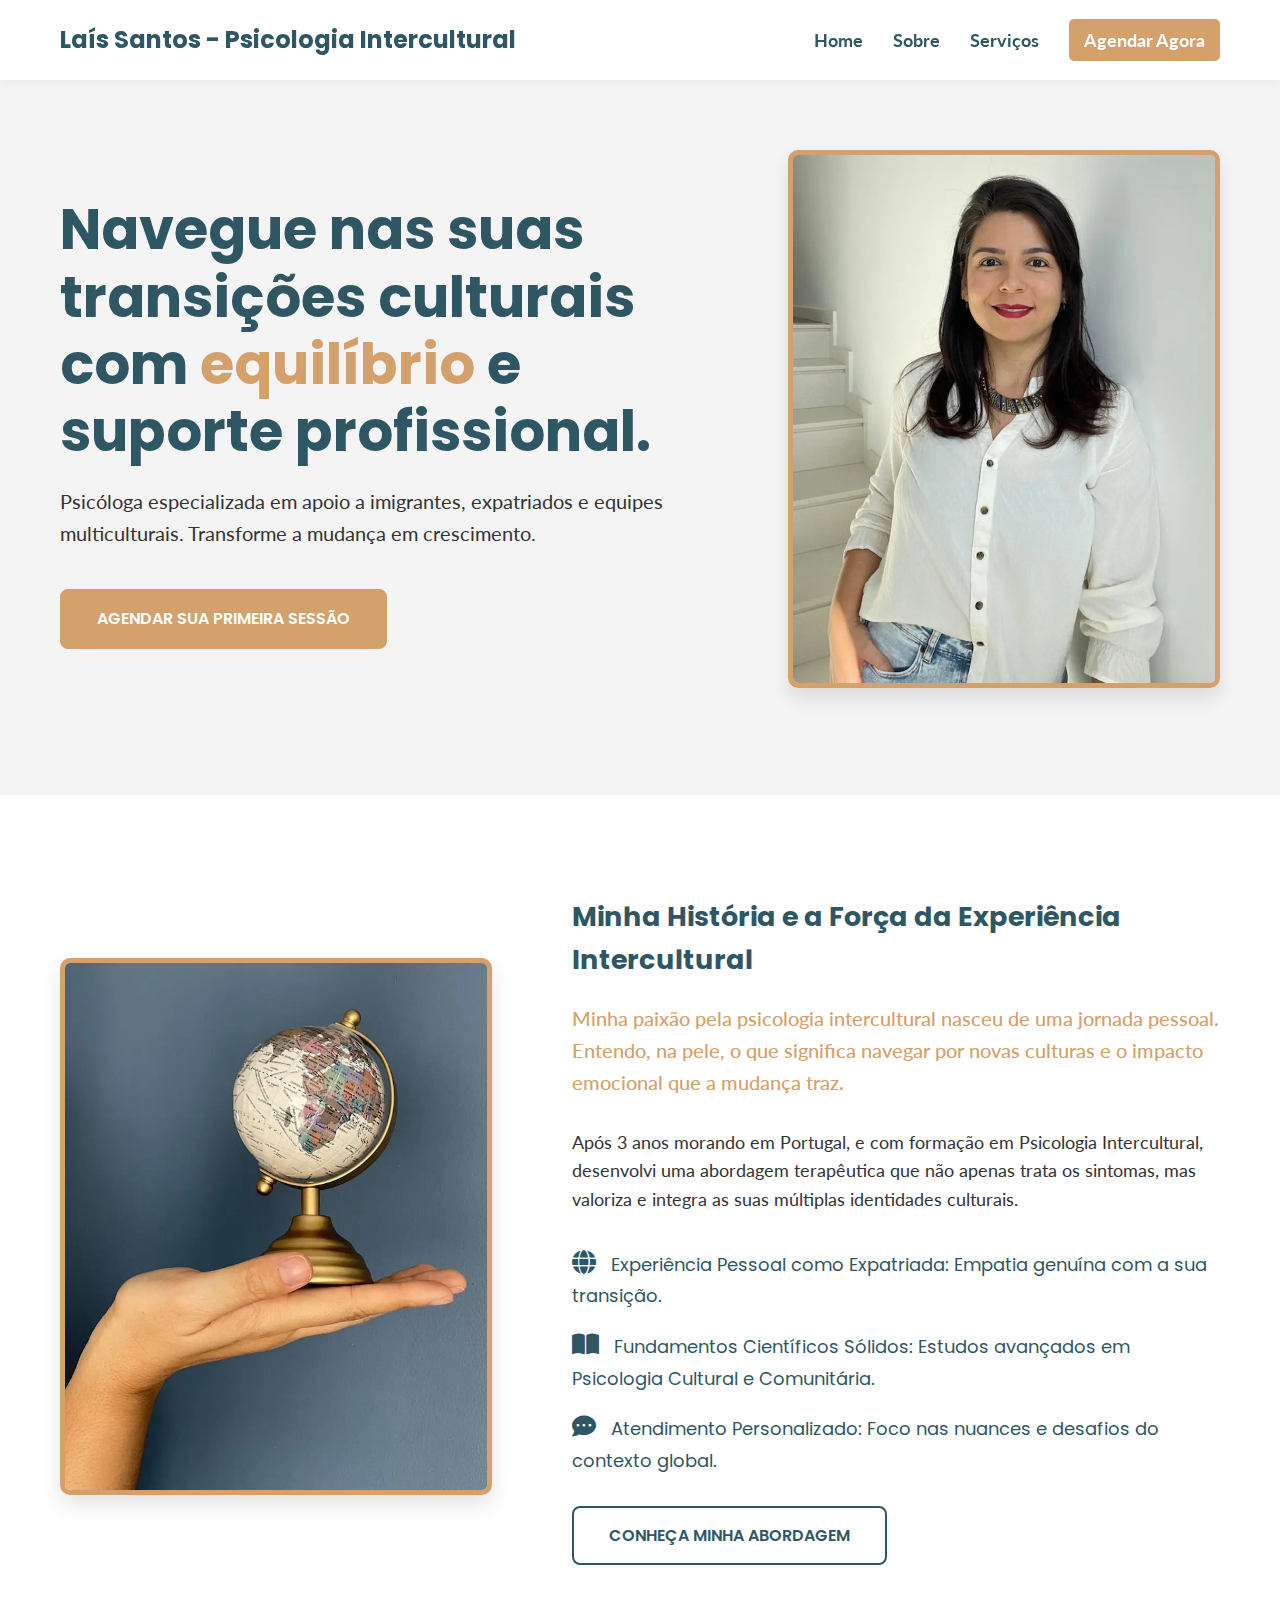
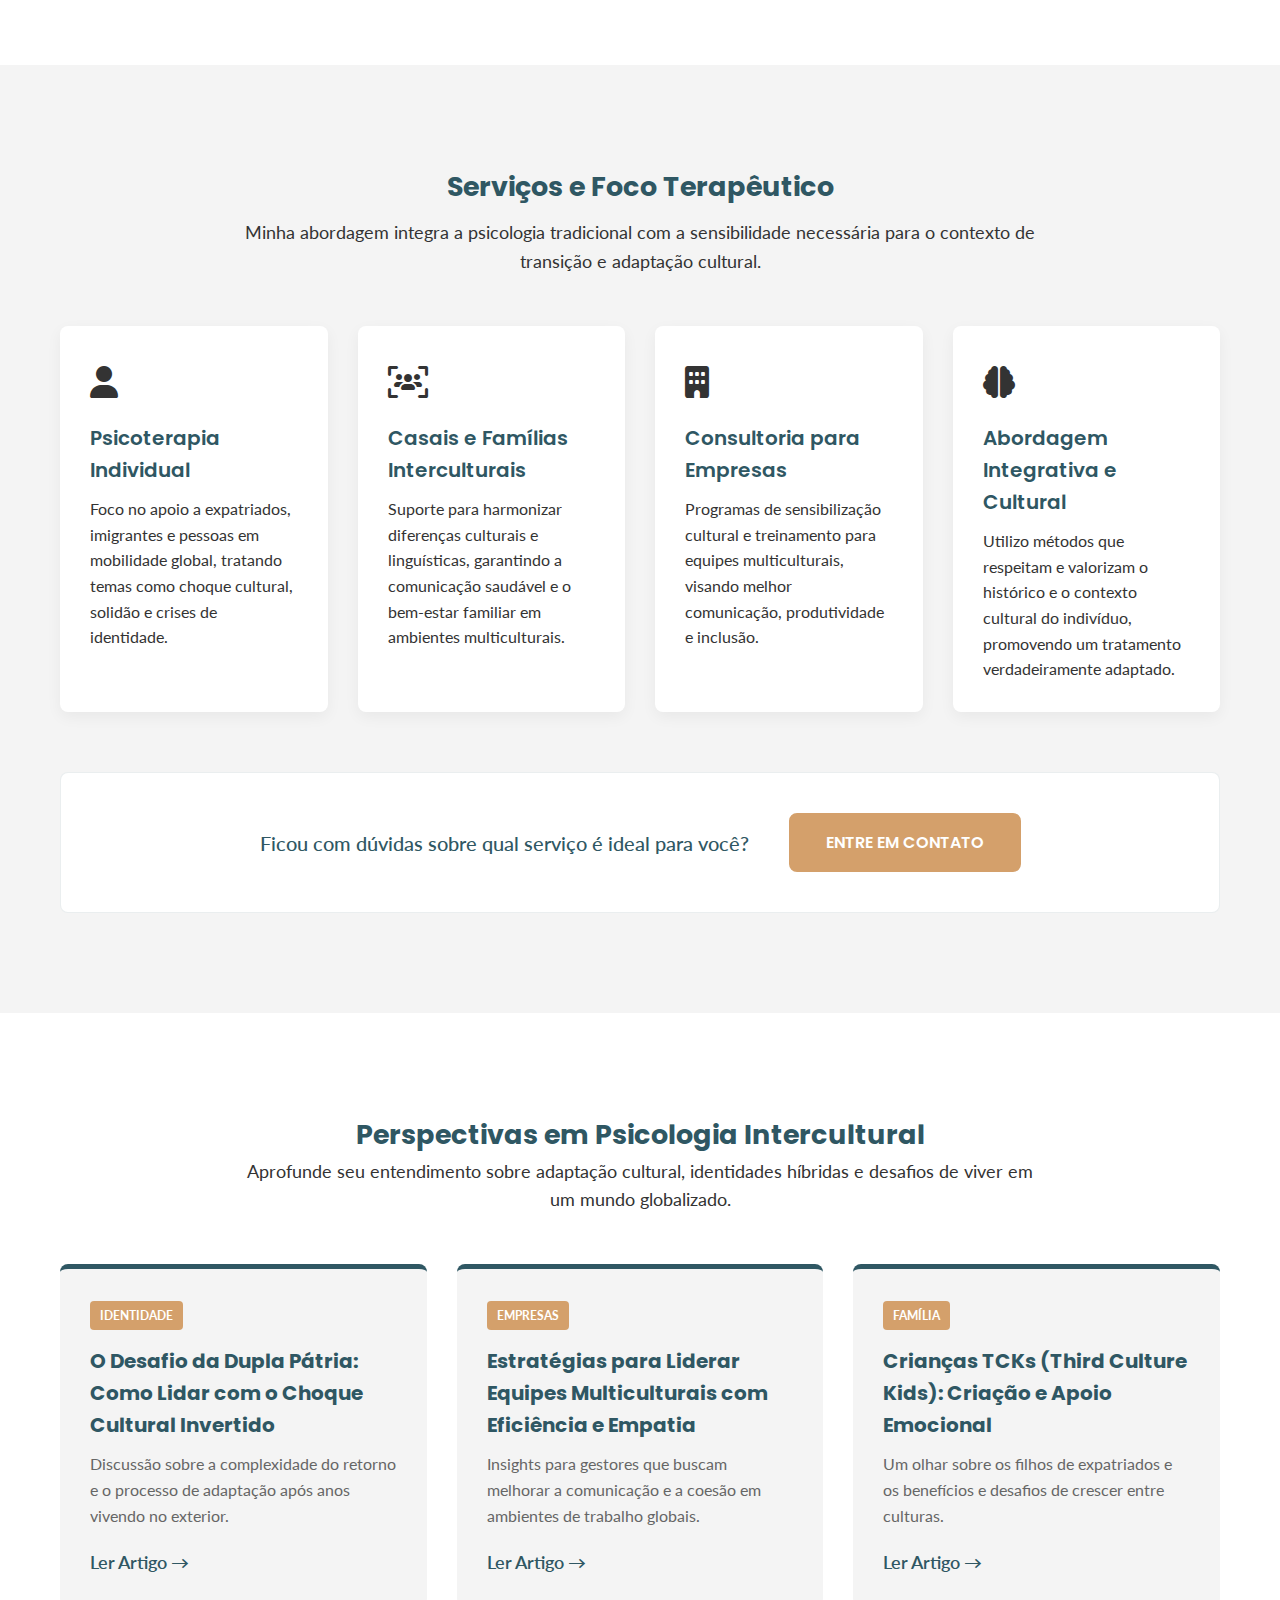
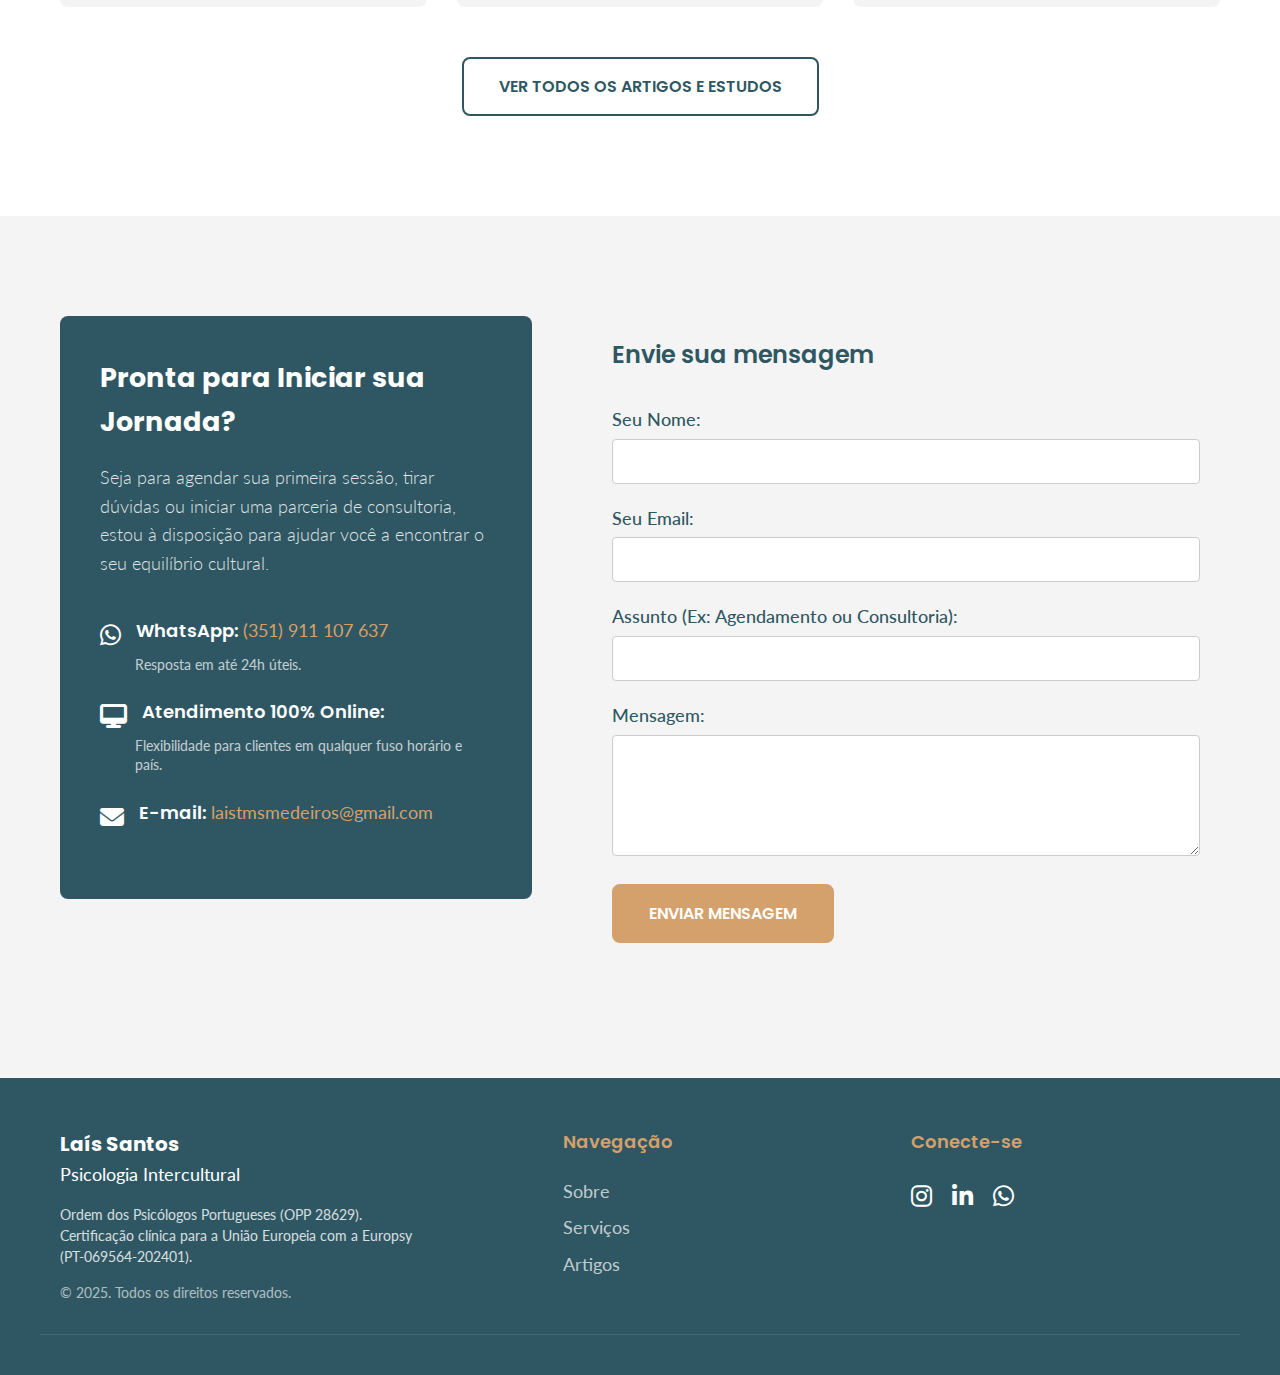
<file: index.html>
<!DOCTYPE html>
<html lang="pt-BR">
<head>
    <meta charset="UTF-8">
    <meta name="viewport" content="width=device-width, initial-scale=1.0">
    <title>Psicologia Intercultural | Laís Santos</title>

    <link rel="icon" type="image/png" href="assets/favicon.png">

    <link rel="stylesheet" href="https://cdnjs.cloudflare.com/ajax/libs/font-awesome/6.5.2/css/all.min.css" crossorigin="anonymous" referrerpolicy="no-referrer" />

    <!-- * Mudança de favicon conforme o tema claro/escuro do sistema operacional* -->
    <!--  <link rel="icon" type="image/svg+xml" href="assets/favicon-claro.svg" media="(prefers-color-scheme: dark)">
          <link rel="icon" type="image/svg+xml" href="assets/favicon-escuro.svg" media="(prefers-color-scheme: light)">
    -->

    <link rel="preconnect" href="https://fonts.googleapis.com">
    <link rel="preconnect" href="https://fonts.gstatic.com" crossorigin>
    <link href="https://fonts.googleapis.com/css2?family=Lato:wght@300;400;700&family=Poppins:wght@400;600;700&display=swap" rel="stylesheet">

    <link rel="stylesheet" href="styles.css">
</head>
<body>
    
    <header id="header">
        <nav class="container nav-content">
            <a href="#" class="logo">
                Laís Santos - Psicologia Intercultural
            </a>
            
            <ul class="nav-links" id="nav-links">
                <li><a href="#home">Home</a></li>
                <li><a href="#sobre">Sobre</a></li>
                <li><a href="#servicos">Serviços</a></li>
                <li><a href="#contato" class="cta-link">Agendar Agora</a></li>
            </ul>

            <button class="menu-toggle" id="menu-toggle" aria-label="Abrir Menu de Navegação">
                &#9776; </button>
        </nav>
    </header>

    <main>
      <section id="home" class="hero">
            <div class="container hero-content">
                
                <div class="hero-text">
                    <h1>
                        Navegue nas suas transições culturais com <span class="highlight">equilíbrio</span> e suporte profissional.
                    </h1>

                    <p>
                        Psicóloga especializada em apoio a imigrantes, expatriados e equipes multiculturais. Transforme a mudança em crescimento.
                    </p>

                    <a href="#contato" class="btn btn-primary">Agendar sua Primeira Sessão</a>
                </div>

                  <!--  <div class="hero-image">
                    <img src="assets/perfil.png" alt="Psicóloga sorrindo, em um ambiente claro, transmitindo confiança e acolhimento.">
                  </div>-->

                  <!--Carregamento mais rápido da imagem-->
              <div class="hero-image">
               <picture>
                <source media="(max-width: 768px)" srcset="assets/perfil-mobile-500w.webp">
        
                 <img src="assets/perfil-desktop-800w.webp" alt="Psicóloga sorrindo, em um ambiente claro, transmitindo confiança e acolhimento." loading="eager"> 
               </picture>
              </div>

            </div>
      </section>

      <section id="sobre" class="sobre-psicologa">
            <div class="container sobre-content">
                
                <div class="sobre-text">
                    <h2>Minha História e a Força da Experiência Intercultural</h2>
                    
                    <p class="lead-text">
                        Minha paixão pela psicologia intercultural nasceu de uma jornada pessoal. Entendo, na pele, o que significa navegar por novas culturas e o impacto emocional que a mudança traz.
                    </p>

                    <p>
                        Após 3 anos morando em Portugal, e com formação em Psicologia Intercultural, desenvolvi uma abordagem terapêutica que não apenas trata os sintomas, mas valoriza e integra as suas múltiplas identidades culturais.
                    </p>

                    <ul class="diferenciais-list">
                        <li>
                            <span class="icon"><i class="fas fa-globe"></i></span> Experiência Pessoal como Expatriada: Empatia genuína com a sua transição.
                        </li>
                        <li>
                            <span class="icon"><i class="fas fa-book-open"></i></span> Fundamentos Científicos Sólidos: Estudos avançados em Psicologia Cultural e Comunitária.
                        </li>
                        <li>
                            <span class="icon"><i class="fas fa-comment-dots"></i></span> Atendimento Personalizado: Foco nas nuances e desafios do contexto global.
                        </li>
                    </ul>

                    <a href="#servicos" class="btn btn-secondary">Conheça Minha Abordagem</a>
                </div>

                <!--<div class="sobre-image">
                    <img src="assets/imagem-conexao.png" alt="Uma mão segurando um pequeno globo terrestre, simbolizando a conexão global e a interculturalidade.">
                </div>-->

                  <!--Carregamento mais rápido da imagem-->
                <div class="sobre-image">
                  <picture>
                    <source media="(max-width: 768px)" srcset="assets/imagem-conexao-mobile-500w.webp">
        
                    <img src="assets/imagem-conexao-desktop-800w.webp" alt="Uma mão segurando um pequeno globo terrestre, simbolizando a conexão global e a interculturalidade." loading="lazy"> 
                  </picture>
                </div>

            </div>
      </section>

      <section id="servicos" class="servicos">
            <div class="container">
                <h2>Serviços e Foco Terapêutico</h2>
                <p class="section-subtitle">Minha abordagem integra a psicologia tradicional com a sensibilidade necessária para o contexto de transição e adaptação cultural.</p>

                <div class="servicos-grid">
                    
                    <div class="servico-card">
                        <span class="servico-icon"><i class="fas fa-user"></i></span>
                        <h3>Psicoterapia Individual</h3>
                        <p>Foco no apoio a expatriados, imigrantes e pessoas em mobilidade global, tratando temas como choque cultural, solidão e crises de identidade.</p>
                    </div>

                    <div class="servico-card">
                        <span class="servico-icon"><i class="fas fa-users-viewfinder"></i></span>
                        <h3>Casais e Famílias Interculturais</h3>
                        <p>Suporte para harmonizar diferenças culturais e linguísticas, garantindo a comunicação saudável e o bem-estar familiar em ambientes multiculturais.</p>
                    </div>
                    
                    <div class="servico-card">
                        <span class="servico-icon"><i class="fas fa-building"></i></span>
                        <h3>Consultoria para Empresas</h3>
                        <p>Programas de sensibilização cultural e treinamento para equipes multiculturais, visando melhor comunicação, produtividade e inclusão.</p>
                    </div>

                    <div class="servico-card">
                        <span class="servico-icon"><i class="fas fa-brain"></i></span>
                        <h3>Abordagem Integrativa e Cultural</h3>
                        <p>Utilizo métodos que respeitam e valorizam o histórico e o contexto cultural do indivíduo, promovendo um tratamento verdadeiramente adaptado.</p>
                    </div>

                </div> 
                <div class="servicos-cta">
                    <p>Ficou com dúvidas sobre qual serviço é ideal para você?</p>
                    <a href="#contato" class="btn btn-primary">Entre em Contato</a>
                </div>

            </div>
      </section>

      <section id="interculturalidade" class="interculturalidade">
            <div class="container">
                <h2 class="text-center">Perspectivas em Psicologia Intercultural</h2>
                <p class="section-subtitle text-center">Aprofunde seu entendimento sobre adaptação cultural, identidades híbridas e desafios de viver em um mundo globalizado.</p>

                <div class="artigos-grid">
                    
                    <article class="artigo-card">
                        <span class="artigo-tag">Identidade</span>
                        <h3>O Desafio da Dupla Pátria: Como Lidar com o Choque Cultural Invertido</h3>
                        <p>Discussão sobre a complexidade do retorno e o processo de adaptação após anos vivendo no exterior.</p>
                        <a href="#" class="read-more">Ler Artigo &rarr;</a>
                    </article>

                    <article class="artigo-card">
                        <span class="artigo-tag">Empresas</span>
                        <h3>Estratégias para Liderar Equipes Multiculturais com Eficiência e Empatia</h3>
                        <p>Insights para gestores que buscam melhorar a comunicação e a coesão em ambientes de trabalho globais.</p>
                        <a href="#" class="read-more">Ler Artigo &rarr;</a>
                    </article>
                    
                    <article class="artigo-card">
                        <span class="artigo-tag">Família</span>
                        <h3>Crianças TCKs (Third Culture Kids): Criação e Apoio Emocional</h3>
                        <p>Um olhar sobre os filhos de expatriados e os benefícios e desafios de crescer entre culturas.</p>
                        <a href="#" class="read-more">Ler Artigo &rarr;</a>
                    </article>

                </div>
                
                <div class="text-center mt-50">
                    <a href="#" class="btn btn-secondary">Ver Todos os Artigos e Estudos</a>
                </div>
            </div>
        </section>

      <section id="contato" class="contato">
            <div class="container contato-content">

                <div class="contato-info">
                    <h2>Pronta para Iniciar sua Jornada?</h2>
                    <p class="lead-text">
                        Seja para agendar sua primeira sessão, tirar dúvidas ou iniciar uma parceria de consultoria, estou à disposição para ajudar você a encontrar o seu equilíbrio cultural.
                    </p>

                    <ul class="contato-detalhes">
                        <li>
                            <span class="icon"><i class="fab fa-whatsapp"></i></span> 
                            <strong>WhatsApp:</strong> <a href="https://wa.me/351911107637" target="_blank">(351) 911 107 637</a> 
                            <p class="small-text">Resposta em até 24h úteis.</p>
                        </li>
                        <li>
                            <span class="icon"><i class="fas fa-desktop"></i></span> 
                            <strong>Atendimento 100% Online:</strong>
                            <p class="small-text">Flexibilidade para clientes em qualquer fuso horário e país.</p>
                        </li>
                        <li>
                            <span class="icon"><i class="fas fa-envelope"></i></span> 
                            <strong>E-mail:</strong> <a href="mailto:laistmsmedeiros@gmail.com">laistmsmedeiros@gmail.com</a>
                        </li>
                    </ul>
                </div>

                <div class="contato-form-wrapper">
                    <form class="contato-form" id="contact-form" name="contact" method="POST" data-netlify="true"> 

                        <input type="hidden" name="form-name" value="contact">

                        <p class="form-title">Envie sua mensagem</p>

                        <div class="form-group">
                            <label for="nome">Seu Nome:</label>
                            <input type="text" id="nome" name="nome" required>
                        </div>

                        <div class="form-group">
                            <label for="email">Seu Email:</label>
                            <input type="email" id="email" name="email" required>
                        </div>
                        
                        <div class="form-group">
                            <label for="assunto">Assunto (Ex: Agendamento ou Consultoria):</label>
                            <input type="text" id="assunto" name="assunto">
                        </div>

                        <div class="form-group">
                            <label for="mensagem">Mensagem:</label>
                            <textarea id="mensagem" name="mensagem" rows="5" required></textarea>
                        </div>

                        <button type="submit" class="btn btn-primary">Enviar Mensagem</button>
                    </form>
                    <p id="form-status" style="margin-top: 15px; text-align: center; font-weight: 600;"></p>

                </div>
            </div>
        </section>

        </main>

  <footer id="footer">
        <div class="container footer-content">
            <div class="footer-col footer-branding">
                <a href="#" class="logo">Laís Santos</a>
                <p>Psicologia Intercultural</p>
                <p class="credentials-text">
                    Ordem dos Psicólogos Portugueses (OPP 28629).<br>
                    Certificação clínica para a União Europeia com a Europsy 
                    <br>
                    (PT-069564-202401).
                </p>
                <p class="copyright">&copy; 2025. Todos os direitos reservados.</p>
            </div>

            <div class="footer-col footer-nav">
                <h4>Navegação</h4>
                <ul>
                    <li><a href="#sobre">Sobre</a></li>
                    <li><a href="#servicos">Serviços</a></li>
                    <li><a href="#interculturalidade">Artigos</a></li>
                </ul>
            </div>

            <div class="footer-col footer-social">
                <h4>Conecte-se</h4>
                <div class="social-links">
                    <a href="https://www.instagram.com/laissantospsi" target="_blank" aria-label="Instagram"><i class="fab fa-instagram"></i></a>
                    <a href="https://linkedin.com/in/seu-perfil" target="_blank" aria-label="LinkedIn"><i class="fab fa-linkedin-in"></i></a>
                    <a href="https://wa.me/351911107637" target="_blank" aria-label="WhatsApp"><i class="fab fa-whatsapp"></i></a>
                </div>
            </div>
        </div>
    </footer>

    <script src="script.js"></script>
</body>
</html>
</file>
<file: styles.css>
/* -------------------------------------------------------------------------- */
/* Estilos Globais e Variáveis CSS */
/* -------------------------------------------------------------------------- */

/* 1. Reset Básico para Consistência */
* {
    margin: 0;
    padding: 0;
    box-sizing: border-box; /* Garante que padding e border não alterem a largura/altura */
}

/* 2. Definição de Variáveis (Cores e Fontes) */
:root {
    /* Cores da Paleta */
    --cor-primaria: #2F5763;      /* Azul Petróleo Profundo (Confiança) */
   /* --cor-secundaria: #9D7858;   /* Marrom Claro/Taupe (Conexão) */
    --cor-enfase-cta: #D4A06B;   /* Dourado Suave (CTA) */
    --cor-fundo-claro: #F4F4F4;  /* Fundo da página */
    --cor-texto-principal: #333333; /* Texto */

   /* CONSOLIDANDO: A cor secundária agora usa a mesma cor de ênfase */
    --cor-secundaria: var(--cor-enfase-cta); 

    /* Tipografia */
    --fonte-titulo: 'Poppins', sans-serif; /* Títulos */
    --fonte-corpo: 'Lato', sans-serif;     /* Corpo do texto, links */

/* -------------------------------------------------------------------------- */
/* Ajuste para Header Fixo (Scroll Padding) */
/* -------------------------------------------------------------------------- */

/* Define a altura do Header Fixo para compensar a rolagem suave. */
/* O header tem 80px, vamos arredondar para 90px para dar uma margem */
html {
    scroll-padding-top: 90px;
    scroll-behavior: smooth; /* Alternativa moderna para o JS! */
}

}

/* 3. Estilos Base (Body e Container) */
body {
    font-family: var(--fonte-corpo);
    color: var(--cor-texto-principal);
    background-color: var(--cor-fundo-claro);
    line-height: 1.6; /* Melhora a leitura */
    font-size: 18px; /* Fonte base confortável */

    
}

/* Estilo para Títulos */
h1, h2, h3 {
    font-family: var(--fonte-titulo);
    color: var(--cor-primaria);
}

/* Container para Centralizar Conteúdo */
.container {
    max-width: 1200px; /* Largura máxima para desktop */
    margin: 0 auto;
    padding: 0 20px; /* Padding nas laterais para telas menores */
}

/* Estilo para Links */
a {
    text-decoration: none;
    color: var(--cor-primaria);
    transition: color 0.3s ease;
}

a:hover {
    color: var(--cor-secundaria);
}

/* -------------------------------------------------------------------------- */
/* Estilo do Cabeçalho (Header) */
/* -------------------------------------------------------------------------- */
#header {
    background-color: #FFFFFF; /* Fundo Branco Puro */
    position: fixed; /* Fixa o cabeçalho no topo ao rolar */
    width: 100%;
    top: 0;
    left: 0;
    z-index: 1000; /* Garante que fique acima de outros elementos */
    box-shadow: 0 2px 10px rgba(0, 0, 0, 0.05); /* Sombra suave para destacar */
}

/* Container de Navegação */
.nav-content {
    display: flex;
    justify-content: space-between; /* Logo na esquerda, links na direita */
    align-items: center;
    min-height: 80px; /* Altura mínima do cabeçalho */
}

/* Estilo do Logo/Nome */
.logo {
    font-family: var(--fonte-titulo);
    font-weight: 700;
    font-size: 24px;
    color: var(--cor-primaria); /* Azul Petróleo Profundo */
}

/* Estilo da Lista de Links */
.nav-links {
    list-style: none;
    display: flex;
    gap: 30px; /* Espaço entre os itens do menu */
    align-items: center;
}

.nav-links li a {
    font-family: var(--fonte-corpo);
    font-weight: 700;
    font-size: 18px;
    color: var(--cor-primaria);
}

.nav-links li a:hover {
    color: var(--cor-secundaria); /* Marrom Claro no hover */
}

/* Estilo do Botão CTA (Chamada para Ação) no Menu */
.cta-link {
    background-color: var(--cor-enfase-cta); /* Dourado Suave */
    color: #FFFFFF !important; /* Cor do texto branca */
    padding: 10px 15px;
    border-radius: 5px;
    font-weight: 600; /* Poppins Semibold */
    transition: background-color 0.3s ease;
}

.cta-link:hover {
   background-color: #C3925C; /* Dourado um pouco mais escuro no hover */
   color: #FFFFFF; /* Garante que o texto permaneça branco */
}

/* -------------------------------------------------------------------------- */
/* Estilo da Seção Hero */
/* -------------------------------------------------------------------------- */
.hero {
    background-color: var(--cor-fundo-claro); /* Fundo Cinza Claro */
    padding-top: 150px; /* Espaçamento superior para compensar o header fixo */
    padding-bottom: 100px;
}

.hero-content {
    display: flex;
    align-items: center;
    gap: 80px; /* Espaço entre o texto e a imagem */
}

.hero-text {
    flex: 1.5; /* O texto ocupa mais espaço (cerca de 60%) */
    max-width: 650px;
}

.hero-image {
    flex: 1; /* A imagem ocupa o espaço restante (cerca de 40%) */
    display: flex; /* Para centralizar/controlar a imagem */
    justify-content: flex-end;
}

/* Estilo do Título Principal (H1) */
.hero-text h1 {
    font-size: 56px; /* Tamanho grande e impactante */
    line-height: 1.2;
    margin-bottom: 20px;
    font-weight: 700; /* Poppins Extra-Bold */
    color: var(--cor-primaria);
}

/* Destaque no H1 */
.highlight {
    color: var(--cor-enfase-cta); /* Dourado Suave */
}

/* Estilo do Subtítulo (P) */
.hero-text p {
    font-size: 20px;
    margin-bottom: 40px;
    font-weight: 400; /* Lato Regular */
}

/* Estilo da Imagem */
.hero-image img {
    max-width: 100%;
    height: auto;
    border-radius: 10px; /* Bordas levemente arredondadas */
    border: 5px solid var(--cor-secundaria);
    box-shadow: 0 10px 20px rgba(0, 0, 0, 0.1);
}

/* Estilo do Botão Principal (Reutilizável) */
.btn {
    display: inline-block;
    padding: 15px 35px;
    border-radius: 8px;
    font-family: var(--fonte-titulo);
    font-weight: 600;
    transition: all 0.3s ease;
    text-transform: uppercase;
    font-size: 16px;
}

.btn-primary {
    background-color: var(--cor-enfase-cta); /* Dourado Suave */
    color: #FFFFFF;
    border: 2px solid var(--cor-enfase-cta);
}

.btn-primary:hover {
    background-color: transparent;
    color: var(--cor-enfase-cta); /* Texto Dourado no hover */
}

/* -------------------------------------------------------------------------- */
/* Estilo da Seção Sobre a Psicóloga */
/* -------------------------------------------------------------------------- */
.sobre-psicologa {
    background-color: #FFFFFF; /* Fundo Branco */
    padding: 100px 0;
}

.sobre-content {
    display: flex;
    align-items: center;
    gap: 80px;
}

/* Invertendo a ordem das colunas para variar o layout */
.sobre-text {
    flex: 1.5;
    order: 2; /* Move o texto para a direita em desktop */
}

.sobre-image {
    flex: 1;
    display: flex;
    order: 1; /* Move a imagem para a esquerda em desktop */
}

.sobre-image img {
    max-width: 100%;
    height: auto;
    border-radius: 10px;
    box-shadow: 0 10px 20px rgba(0, 0, 0, 0.1);
    border: 5px solid var(--cor-secundaria);
}

/* Estilo para o parágrafo de destaque (lead) */
.lead-text {
    font-size: 20px;
    font-weight: 500; /* Um pouco mais encorpado */
    color: var(--cor-secundaria); /* Marrom Claro para o destaque da conexão */
    margin: 20px 0 30px;
}

/* Estilo da Lista de Diferenciais */
.diferenciais-list {
    list-style: none;
    margin: 30px 0;
}

.diferenciais-list li {
    font-size: 18px;
    margin-bottom: 15px;
    font-family: var(--fonte-titulo); /* Usa Poppins para os itens */
    color: var(--cor-primaria);
}

.diferenciais-list .icon {
    font-size: 24px;
    margin-right: 10px;
}

/* Estilo para o Botão Secundário */
.btn-secondary {
    background-color: transparent;
    color: var(--cor-primaria);
    border: 2px solid var(--cor-primaria);
}

.btn-secondary:hover {
    background-color: var(--cor-primaria);
    color: #FFFFFF;
}
/* -------------------------------------------------------------------------- */
/* Estilo da Seção Serviços/Abordagens */
/* -------------------------------------------------------------------------- */
.servicos {
    background-color: var(--cor-fundo-claro); /* Fundo Cinza Claro */
    padding: 100px 0;
    text-align: center; /* Centraliza o título e o subtítulo */
}

.servicos h2 {
    margin-bottom: 10px;
}

.section-subtitle {
    font-size: 18px;
    color: var(--cor-texto-principal);
    max-width: 800px;
    margin: 0 auto 50px; /* Centraliza e adiciona espaço */
}

/* Layout Grid para os Cards */
.servicos-grid {
    display: grid;
    /* 4 colunas em desktop, com espaço de 30px */
    grid-template-columns: repeat(4, 1fr); 
    gap: 30px;
    margin-bottom: 60px;
}

/* Estilo do Card Individual */
.servico-card {
    background-color: #FFFFFF; /* Fundo Branco (destaca sobre o fundo cinza) */
    padding: 30px;
    border-radius: 8px;
    box-shadow: 0 5px 15px rgba(0, 0, 0, 0.05);
    text-align: left; /* Alinha o conteúdo do card à esquerda */
    transition: transform 0.3s ease, box-shadow 0.3s ease;
    min-height: 250px; /* Garante altura mínima para uniformidade */
}

/* Efeito Hover Acolhedor */
.servico-card:hover {
    transform: translateY(-5px); /* Efeito sutil para cima */
    box-shadow: 0 10px 20px rgba(0, 0, 0, 0.1);
}

.servico-icon {
    font-size: 32px;
    display: inline-block;
    margin-bottom: 15px;
}

.servico-card h3 {
    font-size: 20px;
    margin-bottom: 10px;
    min-height: 50px; /* Garante que o título não desloque o texto */
    color: var(--cor-primaria);
    font-weight: 600; /* Poppins Semibold */
}

.servico-card p {
    font-size: 16px;
    color: var(--cor-texto-principal);
}

/* Estilo para a CTA de Dúvidas */
.servicos-cta {
    background-color: #FFFFFF;
    padding: 40px;
    border-radius: 8px;
    border: 1px solid rgba(47, 87, 99, 0.1); /* Borda sutil */
    display: flex;
    justify-content: center;
    align-items: center;
    gap: 40px;
    margin-top: 30px;
}

.servicos-cta p {
    font-size: 20px;
    font-weight: 500;
    color: var(--cor-primaria);
    margin: 0; /* Remove margem padrão do parágrafo */
}

/* -------------------------------------------------------------------------- */
/* Estilo da Seção Interculturalidade (Artigos) */
/* -------------------------------------------------------------------------- */
.interculturalidade {
    background-color: #FFFFFF; /* Fundo Branco */
    padding: 100px 0;
}

/* Centraliza os textos que precisam ser centralizados */
.text-center {
    text-align: center;
}

.artigos-grid {
    display: grid;
    /* 3 colunas em desktop */
    grid-template-columns: repeat(3, 1fr); 
    gap: 30px;
    margin-top: 50px;
}

/* Estilo do Card de Artigo */
.artigo-card {
    background-color: var(--cor-fundo-claro); /* Fundo sutilmente cinza */
    padding: 30px;
    border-radius: 8px;
    text-align: left;
    border-top: 5px solid var(--cor-primaria); /* Linha de destaque no topo */
}

.artigo-tag {
    display: inline-block;
    background-color: var(--cor-secundaria); /* Usa o Dourado Suave */
    color: #FFFFFF;
    font-size: 12px;
    font-weight: 700;
    padding: 5px 10px;
    border-radius: 4px;
    margin-bottom: 15px;
    text-transform: uppercase;
}

.artigo-card h3 {
    font-size: 20px;
    min-height: 60px;
    margin-bottom: 10px;
}

.artigo-card p {
    font-size: 16px;
    color: #666;
    margin-bottom: 20px;
}

.read-more {
    font-weight: 600;
    color: var(--cor-primaria); /* Azul Petróleo */
    transition: color 0.3s ease;
}

.read-more:hover {
    color: var(--cor-secundaria); /* Dourado no hover */
}

.mt-50 {
    margin-top: 50px;
}

/* -------------------------------------------------------------------------- */
/* Estilo da Seção Contato/Agendamento */
/* -------------------------------------------------------------------------- */
.contato {
    background-color: var(--cor-fundo-claro);
    padding: 100px 0;
}

.contato-content {
    display: flex;
    gap: 60px;
}

/* Coluna de Informações (Esquerda) */
.contato-info {
    flex: 1;
    background-color: var(--cor-primaria); /* Fundo Azul Petróleo */
    color: #FFFFFF; /* Texto branco sobre fundo escuro */
    padding: 40px;
    border-radius: 8px;
    height: fit-content; /* Ajusta a altura ao conteúdo */
}

.contato-info h2 {
    color: #FFFFFF;
    margin-bottom: 20px;
}

.contato-info .lead-text {
    color: rgba(255, 255, 255, 0.85); /* Tom de branco suave */
    font-size: 18px;
    font-weight: 300;
    margin-bottom: 40px;
}

/* Lista de Detalhes de Contato */
.contato-detalhes {
    list-style: none;
}

.contato-detalhes li {
    margin-bottom: 25px;
    font-size: 18px;
    line-height: 1.4;
}

.contato-detalhes li strong {
    font-weight: 600;
    font-family: var(--fonte-titulo);
}

.contato-detalhes li a {
    color: var(--cor-secundaria); /* Links em Dourado Suave */
}

.contato-detalhes .small-text {
    font-size: 14px;
    opacity: 0.7;
    margin: 3px 0 0 35px; /* Alinha o texto pequeno */
}

.contato-detalhes .icon {
    font-size: 24px;
    margin-right: 10px;
    display: inline-block;
    vertical-align: top; /* Alinha o ícone com o topo do texto */
}

/* Coluna do Formulário (Direita) */
.contato-form-wrapper {
    flex: 1.5; /* O formulário ocupa um pouco mais de espaço */
    padding: 20px;
}

.form-title {
    font-size: 24px;
    font-family: var(--fonte-titulo);
    font-weight: 600;
    color: var(--cor-primaria);
    margin-bottom: 30px;
}

.form-group {
    margin-bottom: 20px;
}

.contato-form label {
    display: block;
    font-weight: 500;
    margin-bottom: 5px;
    color: var(--cor-primaria);
}

.contato-form input[type="text"],
.contato-form input[type="email"],
.contato-form textarea {
    width: 100%;
    padding: 12px;
    border: 1px solid #ccc;
    border-radius: 4px;
    font-family: var(--fonte-corpo);
    font-size: 16px;
    transition: border-color 0.3s ease;
}

.contato-form input:focus,
.contato-form textarea:focus {
    border-color: var(--cor-secundaria); /* Borda Dourada no foco */
    outline: none;
}

/* -------------------------------------------------------------------------- */
/* Estilo do Rodapé (Footer) */
/* -------------------------------------------------------------------------- */

#footer {
    background-color: var(--cor-primaria); /* Azul Petróleo Profundo */
    color: #FFFFFF;
    padding: 50px 0 20px;
}

.footer-content {
    /* Espaça os itens ao máximo, garantindo que o logo e as colunas fiquem 
       nas "pontas" do container, mas com espaçamento interno equilibrado */
    display: flex;
    justify-content: space-between; 
    gap: 40px; /* Espaço entre as colunas */
    border-bottom: 1px solid rgba(255, 255, 255, 0.1);
    padding-bottom: 30px;
    margin-bottom: 20px;
}

.footer-col {
    /* Faz com que todas as 3 colunas (branding, nav, social) 
       ocupem exatamente a mesma porção de espaço no container. */
    flex: 1; 
}

.footer-branding .logo {
    color: #FFFFFF;
    font-size: 20px;
    margin-bottom: 10px;
}

.footer-branding {
    flex: 1.5; /* Mais espaço para o Branding e as credenciais */
    text-align: left; /* Garante que o texto volte para a esquerda (como na imagem) */
}


.footer-nav .footer-social{
    flex: 1;
    text-align: left; /* Garante alinhamento à esquerda */
}

.credentials-text {
    font-size: 14px;
    line-height: 1.5;
    margin-top: 15px;
    opacity: 0.8;
}

#footer h4 {
    font-family: var(--fonte-titulo);
    font-size: 18px;
    font-weight: 600;
    margin-bottom: 20px;
    color: var(--cor-secundaria); 
}

#footer ul {
    list-style: none;
}

#footer ul li a {
    color: rgba(255, 255, 255, 0.7);
    font-size: 18px;
    margin-bottom: 8px;
    display: block;
}

#footer ul li a:hover {
    color: var(--cor-secundaria); 
}

.copyright {
    font-size: 14px;
    opacity: 0.6;
    margin-top: 15px;
}

/* Links Sociais */
.social-links a {
    font-size: 24px;
    margin-right: 15px;
    transition: color 0.3s ease;
    color: #FFFFFF;
}

.social-links a:hover {
    color: var(--cor-secundaria); 
}

/* ========================================================================== */
/* RESPONSIVIDADE (MEDIA QUERIES) */
/* ========================================================================== */

@media (max-width: 1024px) { /* Ajustes para Laptops/Telas Médias */
    
    .container {
        max-width: 90%; /* Usa 90% da largura para não ficar muito apertado */
    }

    .hero-text h1 {
        font-size: 48px; /* Reduz o tamanho do H1 para telas menores */
    }

    .servicos-grid {  /* Muda de 4 colunas para 2 colunas */
        grid-template-columns: repeat(2, 1fr);
        gap: 20px;
    }

    .artigos-grid {  /* Muda de 3 colunas para 2 colunas */
        grid-template-columns: repeat(2, 1fr);
        gap: 20px;
    }
}


@media (max-width: 768px) {  /* Ajustes Específicos para Tablets e Smartphones */

    /* 1. Estilos Gerais para Mobile */
    body {
        font-size: 16px; /* Reduz a fonte base */
    }

    /* 2. Cabeçalho (Header) */
    .nav-content {
        min-height: 60px; /* Reduz a altura do header */
    }

    /* Esconde os links do menu principal em mobile (Será substituído por um menu hambúrguer via JS) */
    .nav-links {
        display: none; 
    }
    
    /* 3. Seção Hero (Dobra Inicial) */
    .hero {
        padding-top: 120px; /* Menos padding superior */
        padding-bottom: 60px;
    }
    
    .hero-content {
        flex-direction: column; /* Coloca o conteúdo em coluna (um abaixo do outro) */
        text-align: center; /* Centraliza o texto */
        gap: 30px;
    }

    .hero-text h1 {
        font-size: 32px; /* Redução drástica do H1 para caber na tela */
        line-height: 1.3; /* Aumenta a altura da linha para melhor leitura */
        margin-bottom: 20px;
    }

    .hero-image {
        order: -1; /* Manda a imagem para cima do texto */
        justify-content: center;       
    }

    /* Garante que o container interno da imagem não force o tamanho */
    .hero-image img {
        max-width: 80%; /* Reduz a largura máxima da imagem para evitar que ela seja muito grande */
        height: auto;
}

    /* 4. Seção Sobre (e outras seções de 2 colunas) */
    .sobre-content,
    .contato-content {
        flex-direction: column; /* Coloca o texto e imagem/formulário em coluna */
        gap: 40px;
    }
    
    .sobre-text {
        order: 1; /* Garante que o texto fique em cima da imagem */
    }

    .sobre-image,
    .contato-info,
    .contato-form-wrapper {
        flex: auto; /* Permite que ocupe a largura total */
    }

    /* 5. Seção Serviços e Interculturalidade (Cards) */
    .servicos-grid,
    .artigos-grid {
        /* Muda de 2 colunas (no 1024px) para 1 coluna */
        grid-template-columns: 1fr;
    }

    .servicos-cta {
    /* display: flex;  Deve ser alterado em mobile */
    flex-direction: column; /* Coloca a frase e o botão um abaixo do outro */
    gap: 15px; /* Espaçamento entre a frase e o botão */
    padding: 30px 20px; /* Garante padding interno suficiente para a frase */
}

    
    /* Centraliza o texto nas seções onde o layout mudou para coluna */
    .sobre-psicologa .sobre-text,
    .contato-info {
        text-align: left; /* Mantém alinhamento à esquerda para melhor leitura */
    }
    
    .contato-info {
        padding: 30px; /* Reduz o padding interno do bloco azul */
    }


    /* 6. Rodapé (Footer) */
    .footer-content {
        flex-direction: column; /* Coloca as colunas do rodapé uma abaixo da outra */
        text-align: center; /* Centraliza o texto de todo o rodapé */
        gap: 30px;
    }

    .footer-col,
    .footer-branding,
    .footer-nav,
    .footer-social {
        flex: auto; /* Ocupa a largura total */
        text-align: center; /* Centraliza todos os textos no rodapé */
    }

    .footer-branding .logo,
    .credentials-text,
    .copyright {
        text-align: center; /* Garante que o branding também centralize */
    }

    .social-links {
        justify-content: center; /* Centraliza os ícones sociais */
    }


/* ... Dentro de @media (max-width: 768px) ... */

    /* NOVO: Estilo para o botão de toggle (Hambúrguer) */
    .menu-toggle {
        display: block; /* Mostra o botão em mobile */
        background: transparent;
        border: none;
        color: var(--cor-primaria);
        font-size: 30px;
        cursor: pointer;
        z-index: 1001; /* Garante que fique acima de tudo */
    }

    /* Sobrescreve a regra anterior para mostrar a lista de links em mobile */
    .nav-links {
        /* ESTADO FECHADO - Padrão em mobile */
        display: none; 
        
        /* ESTILO DO MENU ABERTO (Fullscreen Overlay) */
        position: absolute;
        top: 60px; /* Abaixo do header */
        left: 0;
        width: 100%;
        height: calc(100vh - 60px); /* Altura da tela menos o header */
        background-color: var(--cor-primaria); /* Fundo Azul Petróleo */
        flex-direction: column; /* Links em coluna */
        justify-content: center; /* Centraliza os links verticalmente */
        align-items: center;
        gap: 30px;
        padding: 40px 0;
        z-index: 999;
    }
    
    /* Quando a classe 'active' for adicionada pelo JS */
    .nav-links.active {
        display: flex; 
    }

    /* Estilo dos links no menu aberto */
    .nav-links li a {
        color: #FFFFFF; /* Texto Branco */
        font-size: 24px;
        font-weight: 600;
    }

    /* Ajuste para o CTA no menu aberto */
    .nav-links li a.cta-link {
        background-color: var(--cor-secundaria);
        color: var(--cor-primaria) !important; /* Cor Primária no CTA para contraste */
        padding: 12px 25px;
        border-radius: 5px;
        margin-top: 20px;
    }
}

/* NOVO: Esconde o botão em telas maiores que 768px */
@media (min-width: 769px) {
    .menu-toggle {
        display: none;
    }
}
</file>
